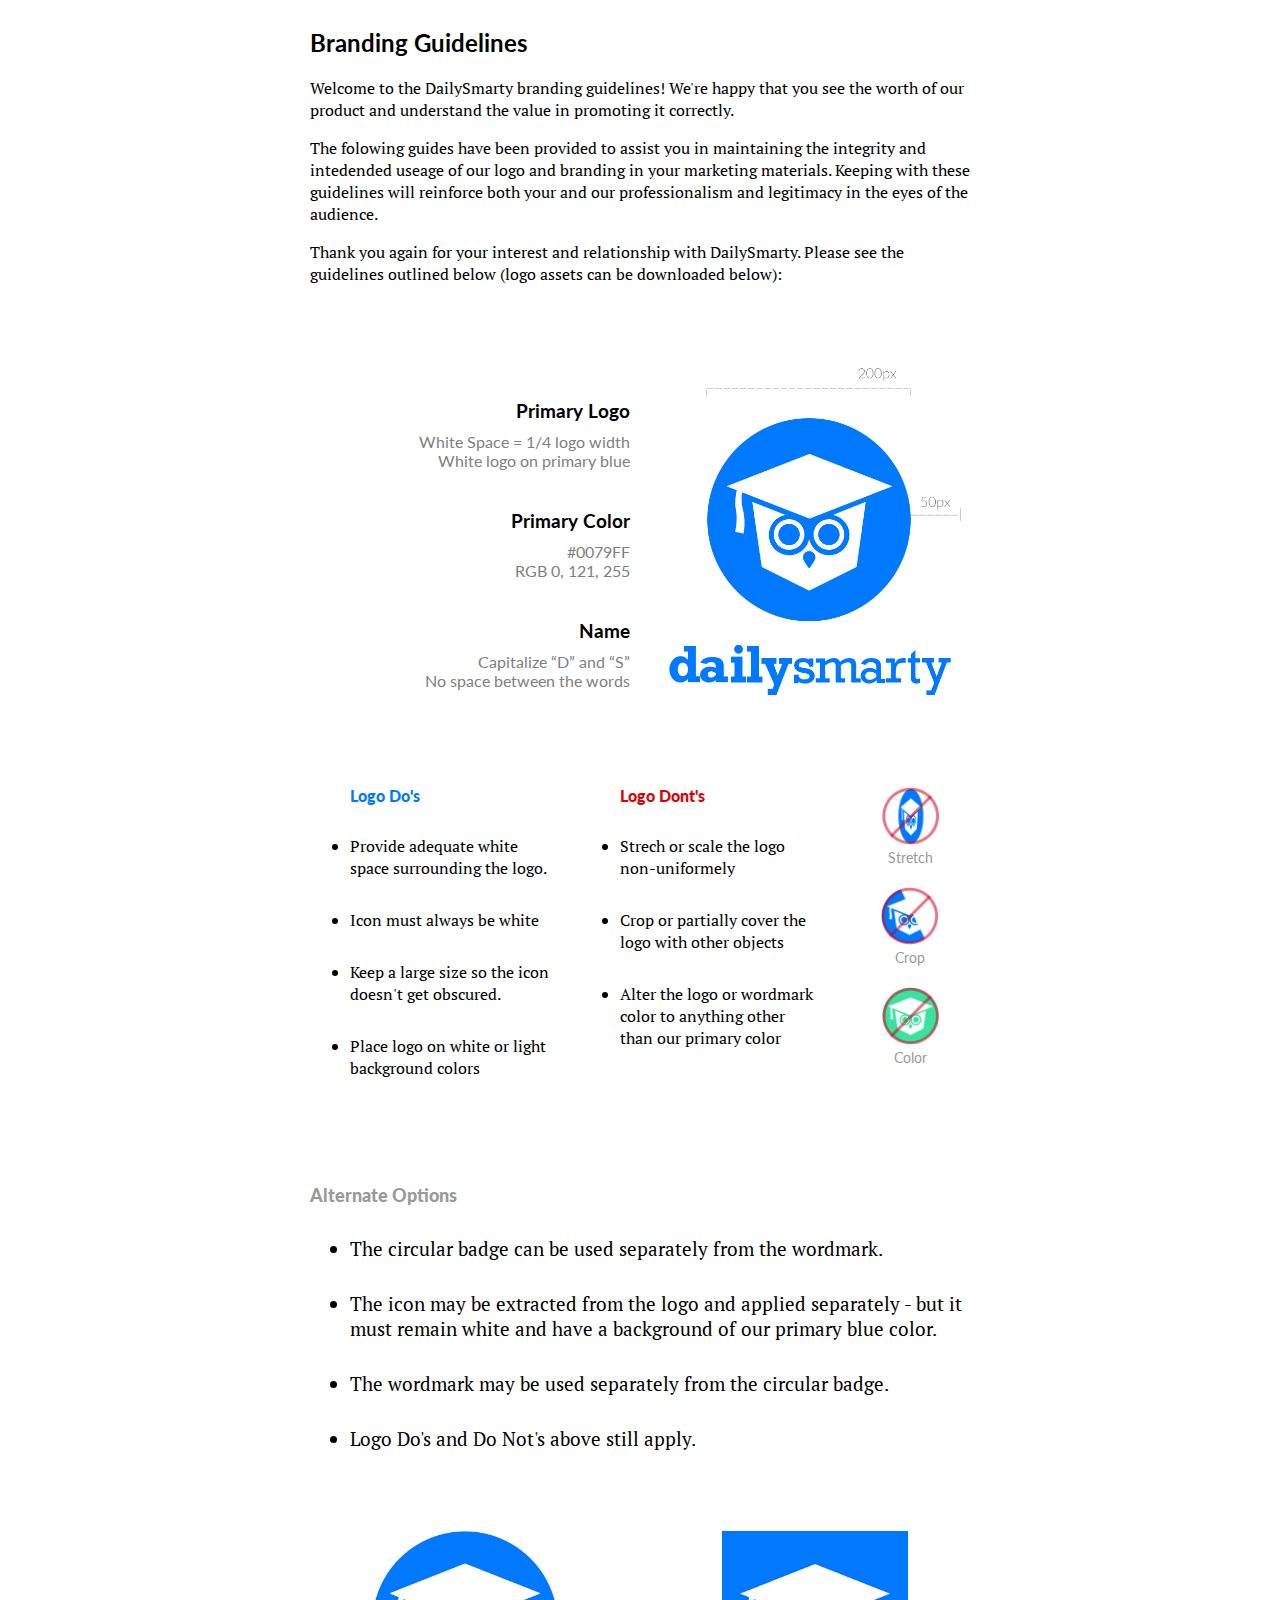
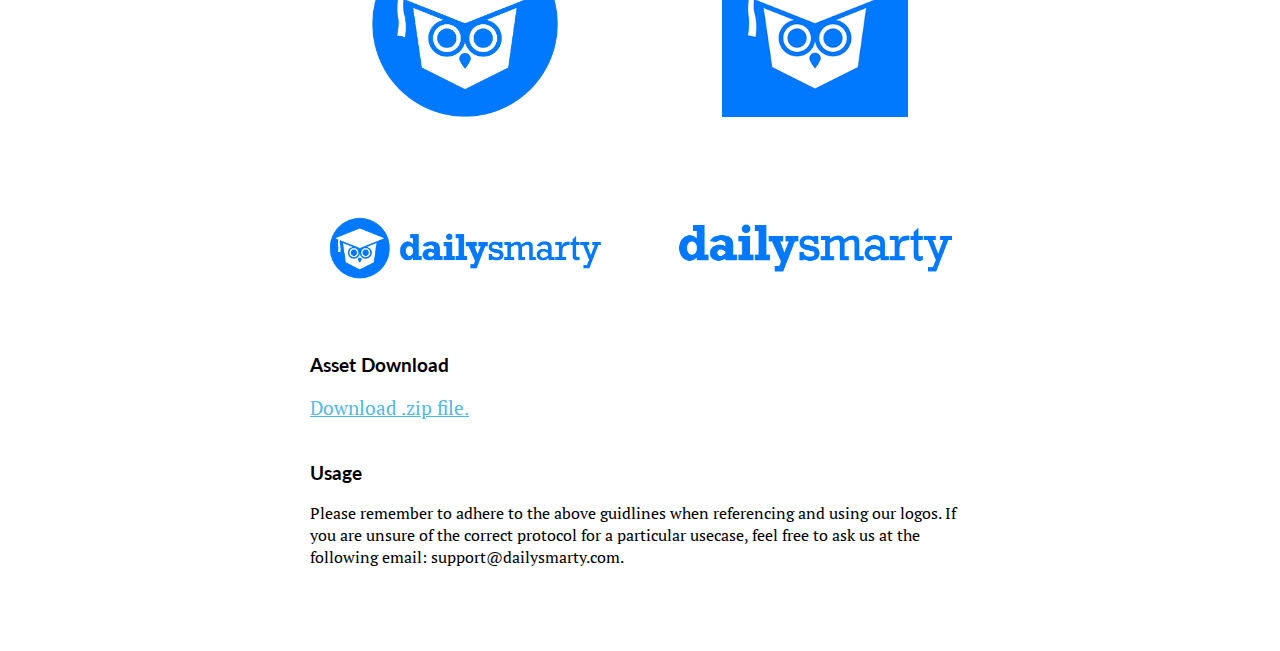
<file: Grid DailySmarty/index.html>
<!DOCTYPE html>
<html lang="en">
<head>
    <meta charset="UTF-8">
    <meta http-equiv="X-UA-Compatible" content="IE=edge">
    <meta name="viewport" content="width=device-width, initial-scale=1.0">
    <title>DailySmarty</title>
    <link rel="preconnect" href="https://fonts.googleapis.com"><link rel="preconnect" href="https://fonts.gstatic.com" crossorigin>
    <link href="https://fonts.googleapis.com/css2?family=Lato:wght@300;400;900&family=PT+Serif:wght@400;700&display=swap" rel="stylesheet">
    <link rel="stylesheet" href="style.css">
</head>
<body>
    <div class="container">
        <div class="content-wrapper">
            <h2>Branding Guidelines</h2>
            <p>Welcome to the DailySmarty branding guidelines! We're happy that you see the worth of our product and understand the value in promoting it correctly.</p>
            <p>The folowing guides have been provided to assist you in maintaining the integrity and intedended useage of our logo and branding in your marketing materials. Keeping with these guidelines will reinforce both your and our professionalism and legitimacy in the eyes of the audience.</p>
            <p>Thank you again for your interest and relationship with DailySmarty. Please see the guidelines outlined below (logo assets can be downloaded below):</p>
            
            <div class="style-details">
                <div class="style-details-text">
                    <h3>Primary Logo</h3>
                    <div>White Space = 1/4 logo width</div>
                    <div>White logo on primary blue</div>
    
                    <h3>Primary Color</h3>
                    <div>#0079FF</div>
                    <div>RGB 0, 121, 255</div>
    
                    <h3>Name</h3>
                    <div>Capitalize “D” and “S”</div>
                    <div>No space between the words</div>
                </div>
    
                <div class="style-details-logo">
                    <img src="./img/logo-with-margin.png" alt="logo-with-margin">
                </div>
            </div>

            <div class="dos-donts-wrapper">
                <div class="dos-donts-list">
                    <div class="dos-donts-heading blue-text">
                        Logo Do's
                    </div>

                    <ul>
                        <li>Provide adequate white space surrounding the logo.</li>
                        <li>Icon must always be white</li>
                        <li>Keep a large size so the icon doesn't get obscured.</li>
                        <li>Place logo on white or light background colors</li>
                    </ul>
                </div>

                <div class="dos-donts-list">
                    <div class="dos-donts-heading red-text">
                        Logo Dont's
                    </div>

                    <ul>
                        <li>Strech or scale the logo non-uniformely</li>
                        <li>Crop or partially cover the logo with other objects</li>
                        <li>Alter the logo or wordmark color to anything other than our primary color</li>
                    </ul>
                </div>

                <div class="donts-images">
                    <div class="donts-image-box">
                        <img src="./img/dont_stretch.png" alt="dont_stretch">
                        <div>Stretch</div>
                    </div>
                    <div class="donts-image-box">
                        <img src="./img/dont_crop.png" alt="dont_crop">
                        <div>Crop</div>
                    </div>
                    <div class="donts-image-box">
                        <img src="./img/dont_color.png" alt="dont_color">
                        <div>Color</div>
                    </div>
                </div>
            </div>

            <div class="alternate-options-wrapper">
                <h3>Alternate Options</h3>
                <ul>
                    <li>The circular badge can be used separately from the wordmark.</li>
                    <li>The icon may be extracted from the logo and applied separately - but it must remain white and have a background of our primary blue color.</li>
                    <li>The wordmark may be used separately from the circular badge.</li>
                    <li>Logo Do's and Do Not's above still apply.</li>
                </ul>

                <div class="alternate-options-images">
                    <img class="image-logos" src="./img/ds_circle_logo.png" alt="ds_circle_logo">
                    <img class="image-logos" src="./img/ds_square_logo.png" alt="ds_square_logo">
                    <img class="text-logos" src="./img/ds_icon_text_logo.png" alt="ds_icon_text_logo">
                    <img class="text-logos" src="./img/ds_text_logo.png" alt="ds_text_logo">
                </div>
            </div>

            <div class="additional-branding-detail">
                <h3>Asset Download</h3>
                <p>
                    <a href="#">Download .zip file.</a>
                </p>
                <h3>Usage</h3>
                <p>
                    Please remember to adhere to the above guidlines when referencing and using our logos. If you are unsure of the correct protocol for a particular usecase, feel free to ask us at the following email: support@dailysmarty.com.
                </p>
            </div>
        </div>
    </div>
</body>
</html>
</file>
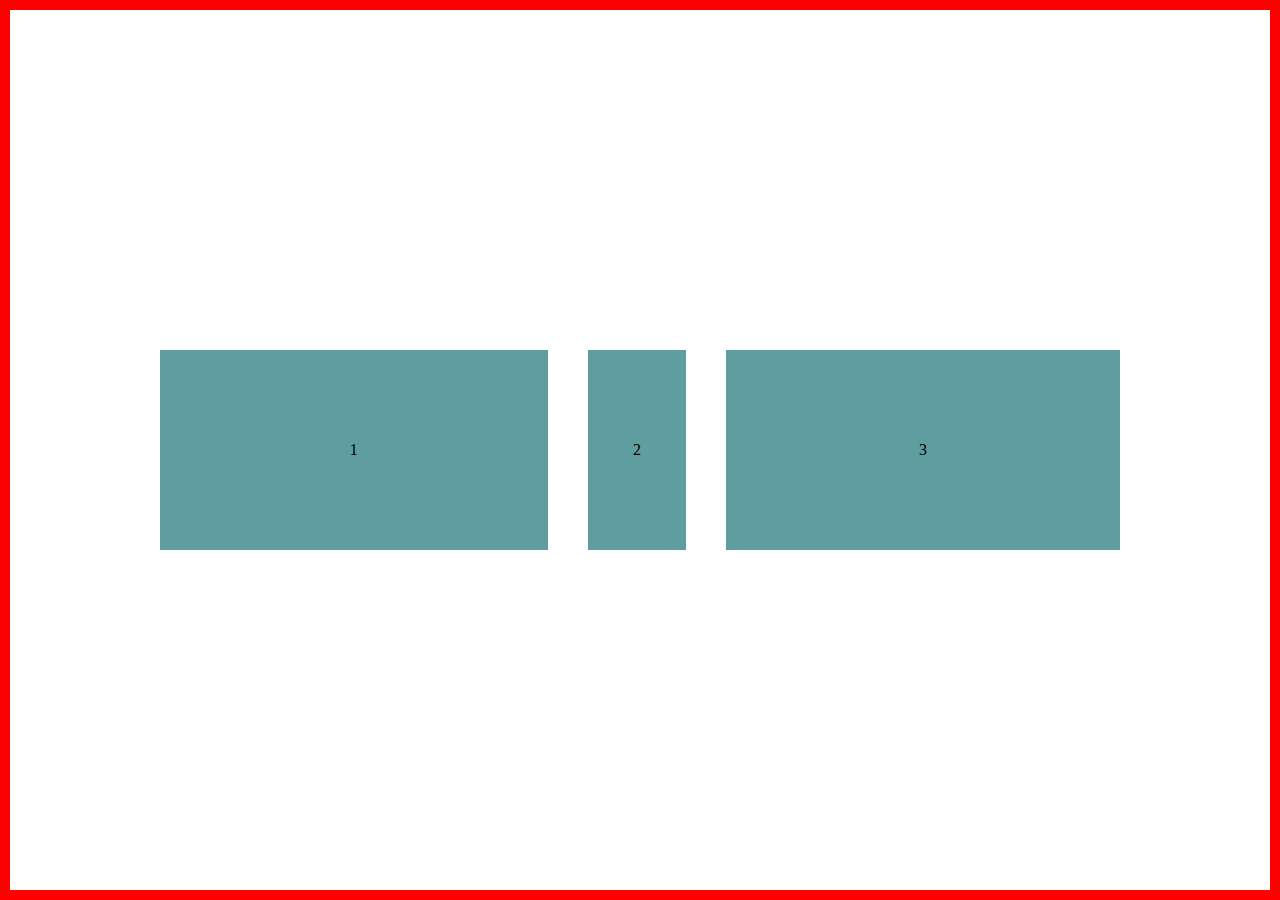
<file: Flexbox/index-basis-shrink-grow.html>
<!DOCTYPE html>
<html lang="en">
<head>
    <meta charset="UTF-8">
    <meta name="viewport" content="width=device-width, initial-scale=1.0">
    <style>
        body {
          margin: 0;
          padding: 0;
        }
        .container {
          margin: 0;
          height: calc(100vh - 20px);
          width: calc(100vw - 20px);
          border: 10px solid red;
          display: flex;
          justify-content: center;
          align-items: center;
        }
        .blocks {
          display: flex;
          justify-content: center;
          align-items: center;
          width: 1000px;
        }
        .block {
          background-color:cadetblue;
          height: 200px;
          margin: 20px;
          display: flex;
          justify-content: center;
          align-items: center;
        }
        .block1 {
          flex-basis: 400px;
          flex-shrink: 2;
        }
        .block2 {
          flex-basis: 100px;
        }
        .block3 {
          flex-basis: 400px;
        }
      </style>
    </head>
    <body>
      <div class="container">
        <div class="blocks">
          <div class="block block1">1</div>
          <div class="block block2">2</div>
          <div class="block block3">3</div>
        </div>
      </div>
    </body>
    </html>
</file>
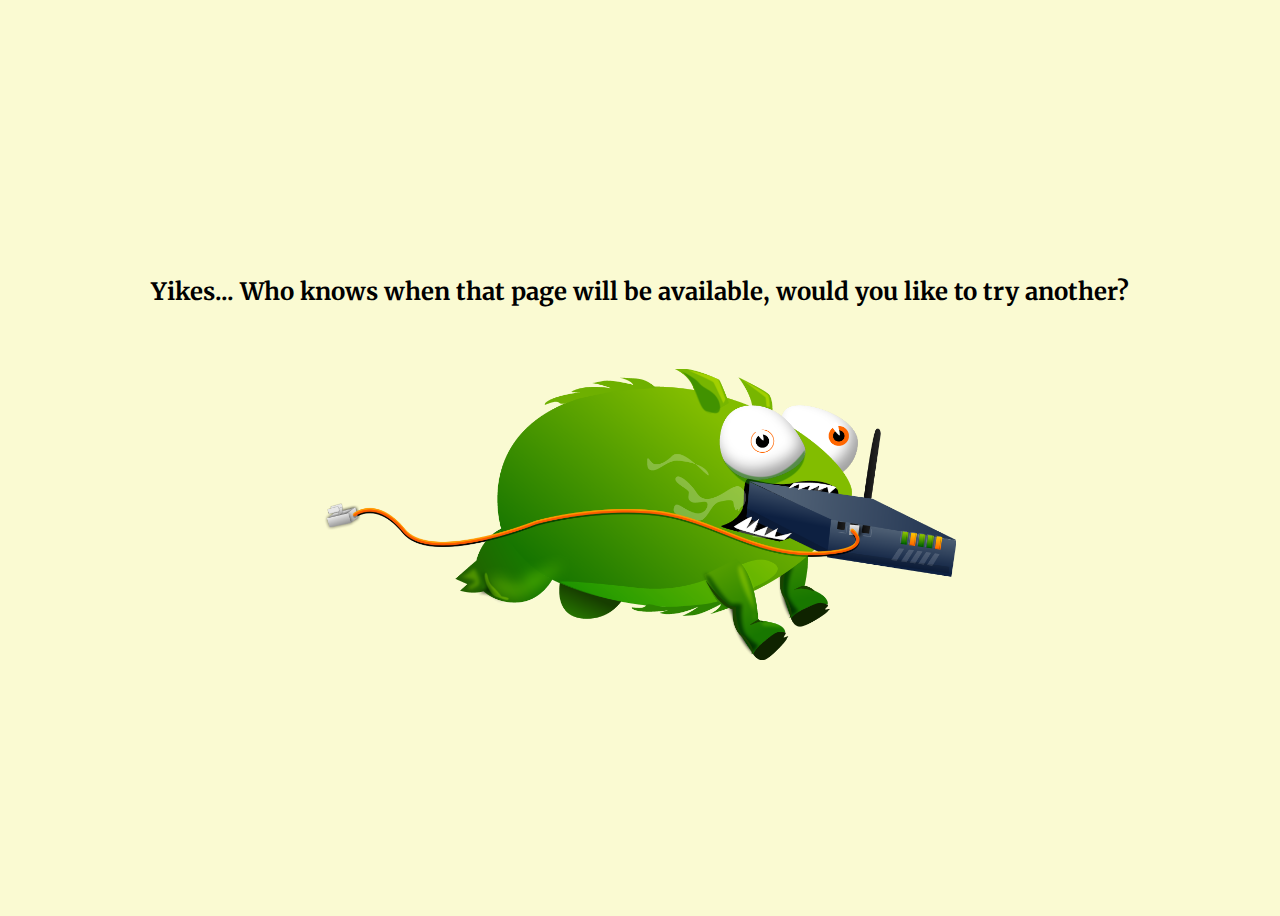
<file: Flexbox/index-error.html>
<!DOCTYPE html>
<html lang='en'>
<head>
  <meta charset='UTF-8'>
  <title>Error</title>
  <link href="https://fonts.googleapis.com/css?family=Merriweather" rel="stylesheet">

  <style>
    body {
      font-family: 'Merriweather', serif;
      background-color: lightgoldenrodyellow;
    }
    .error_wrapper {
      display: flex;
      justify-content: center;
      align-items: center;
      height: 100vh;
      flex-direction: column;
    }
    .error_wrapper > .error_heading {
      margin-bottom: 42px;
    }
    img {
      width: 50%;
    }
  </style>
</head>
<body>
  <div class="error_wrapper">
    <div class="error_heading">
      <h2>Yikes... Who knows when that page will be available, would you like to try another?</h2>
    </div>

    <img src="tbot.png" alt="">
  </div>
</body>
</html>
</file>
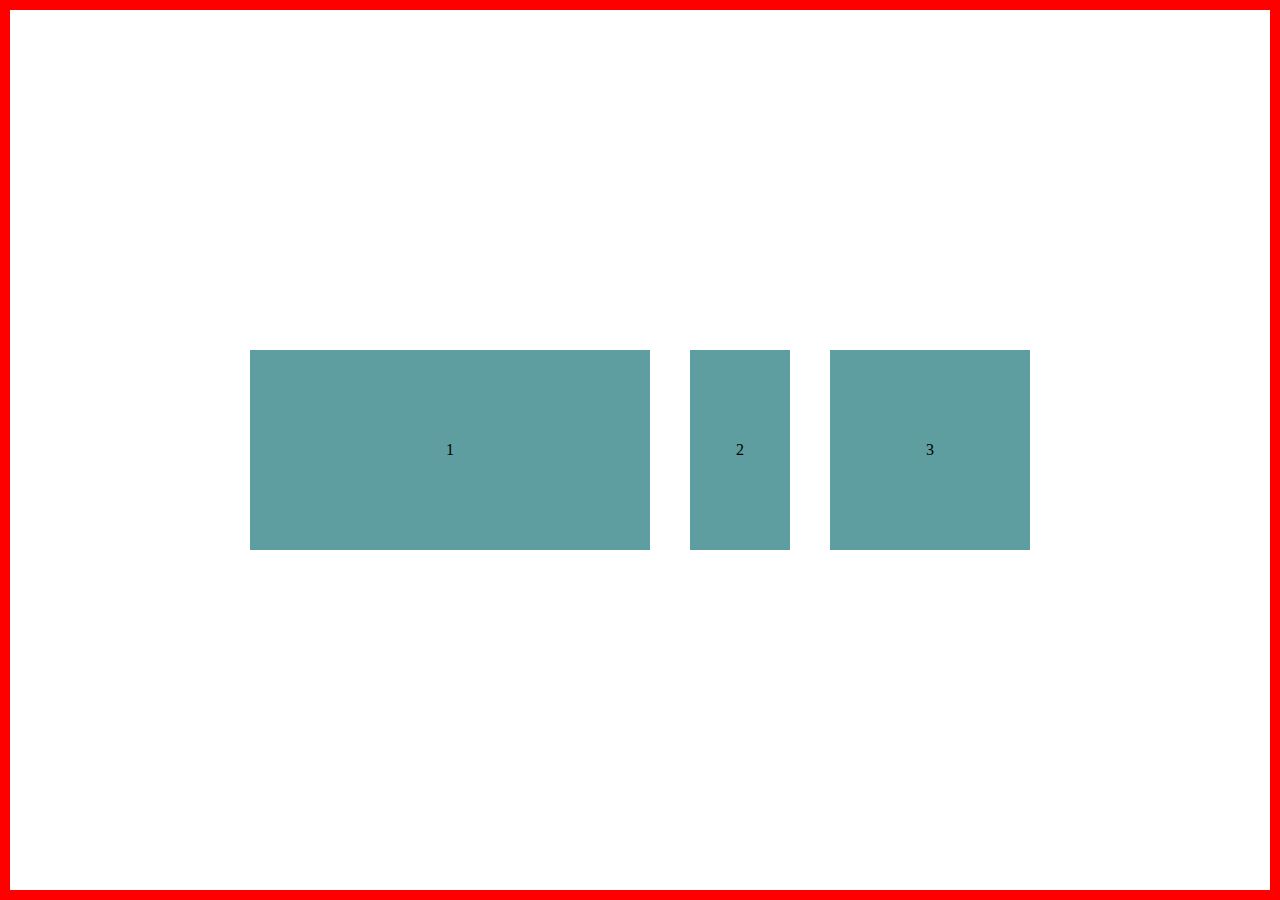
<file: Flexbox/index-flex basis.html>
<!DOCTYPE html>
<html lang="en">
<head>
    <meta charset="UTF-8">
    <meta name="viewport" content="width=device-width, initial-scale=1.0">
    <title>flex basis</title>
    <title></title>
  <style>
    body {
      margin: 0;
      padding: 0;
    }
    .container {
      margin: 0;
      height: calc(100vh - 20px);
      width: calc(100vw - 20px);
      border: 10px solid red;
      display: flex;
      justify-content: center;
      align-items: center;
    }
    .blocks {
      display: flex;
      justify-content: center;
      align-items: center;
      width: 1000px;
    }
    .block {
      background-color:cadetblue;
      height: 200px;
      margin: 20px;
      display: flex;
      justify-content: center;
      align-items: center;
    }
    .block1 {
      flex-basis: 400px;
    }
    .block2 {
      flex-basis: 100px;
    }
    .block3 {
      flex-basis: 200px;
    }
  </style>
</head>
<body>
  <div class="container">
    <div class="blocks">
      <div class="block block1">1</div>
      <div class="block block2">2</div>
      <div class="block block3">3</div>
    </div>
  </div>
</body>
</html>
</file>
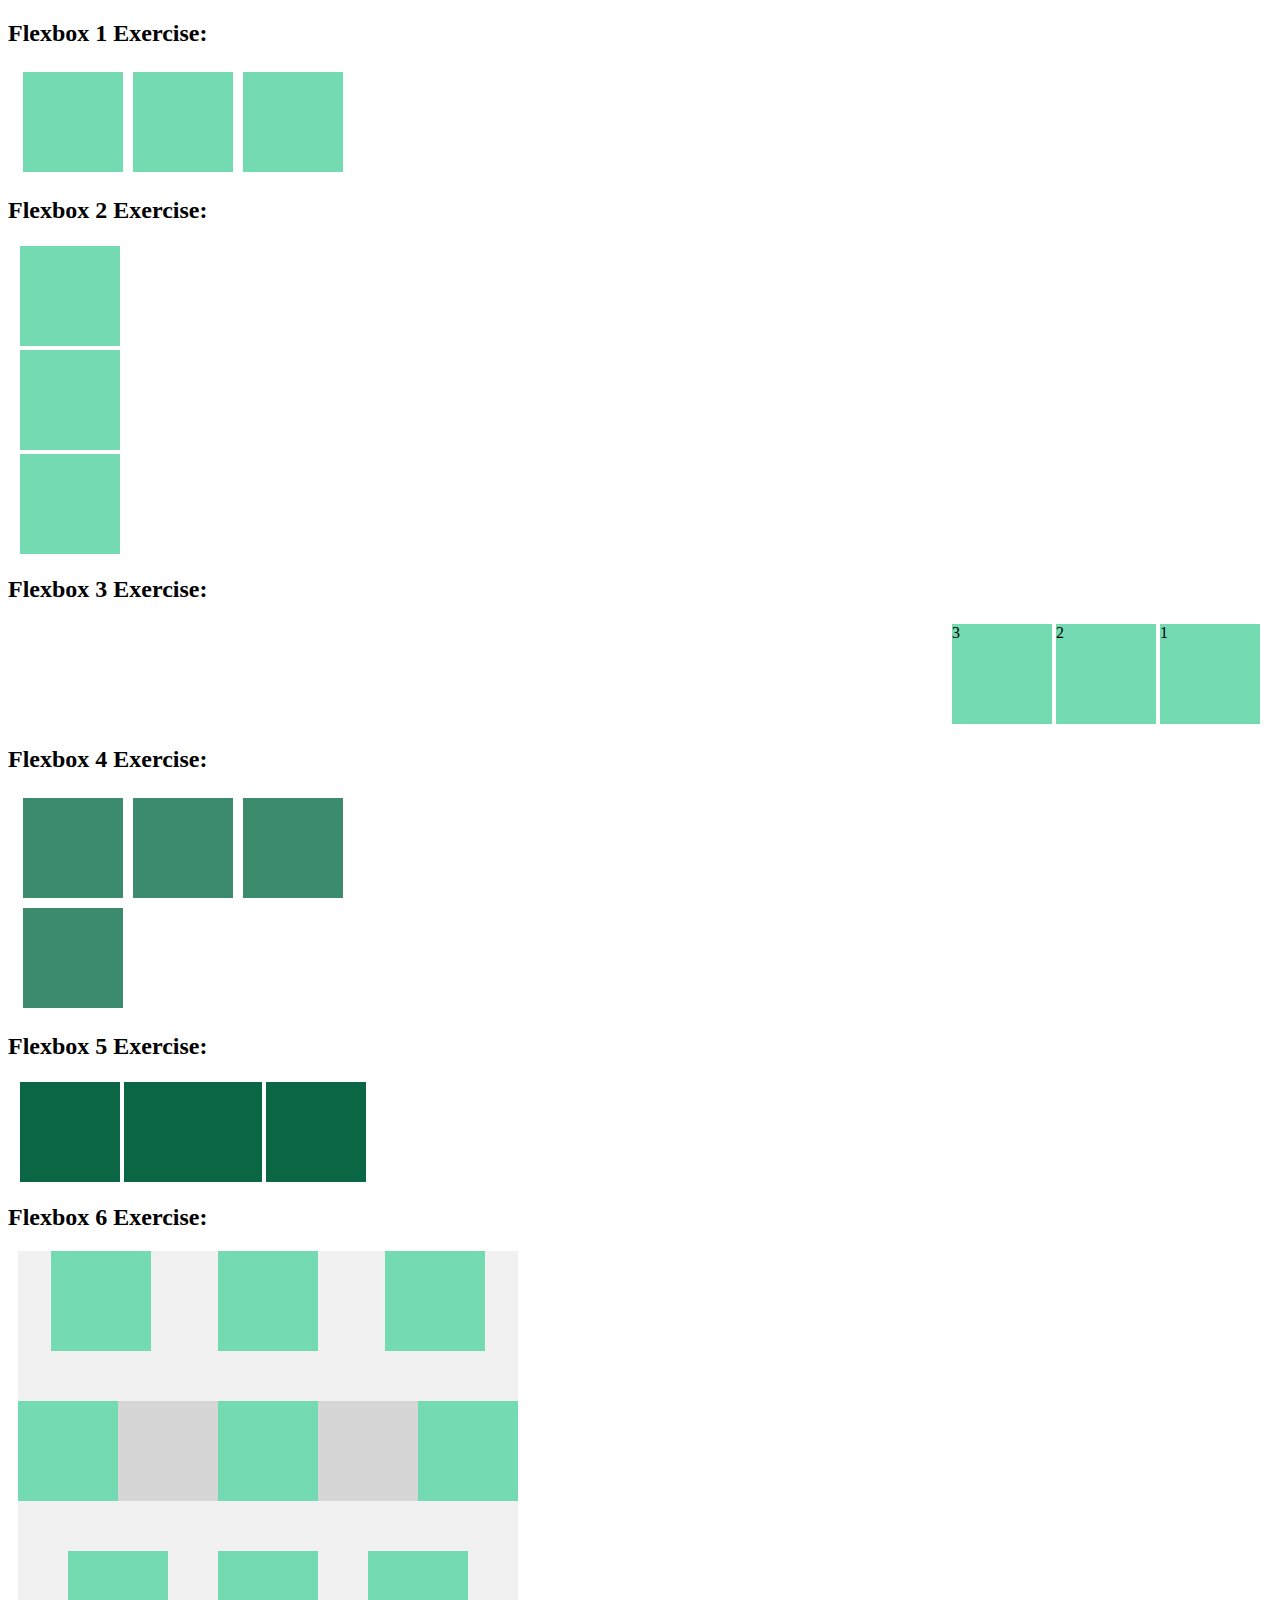
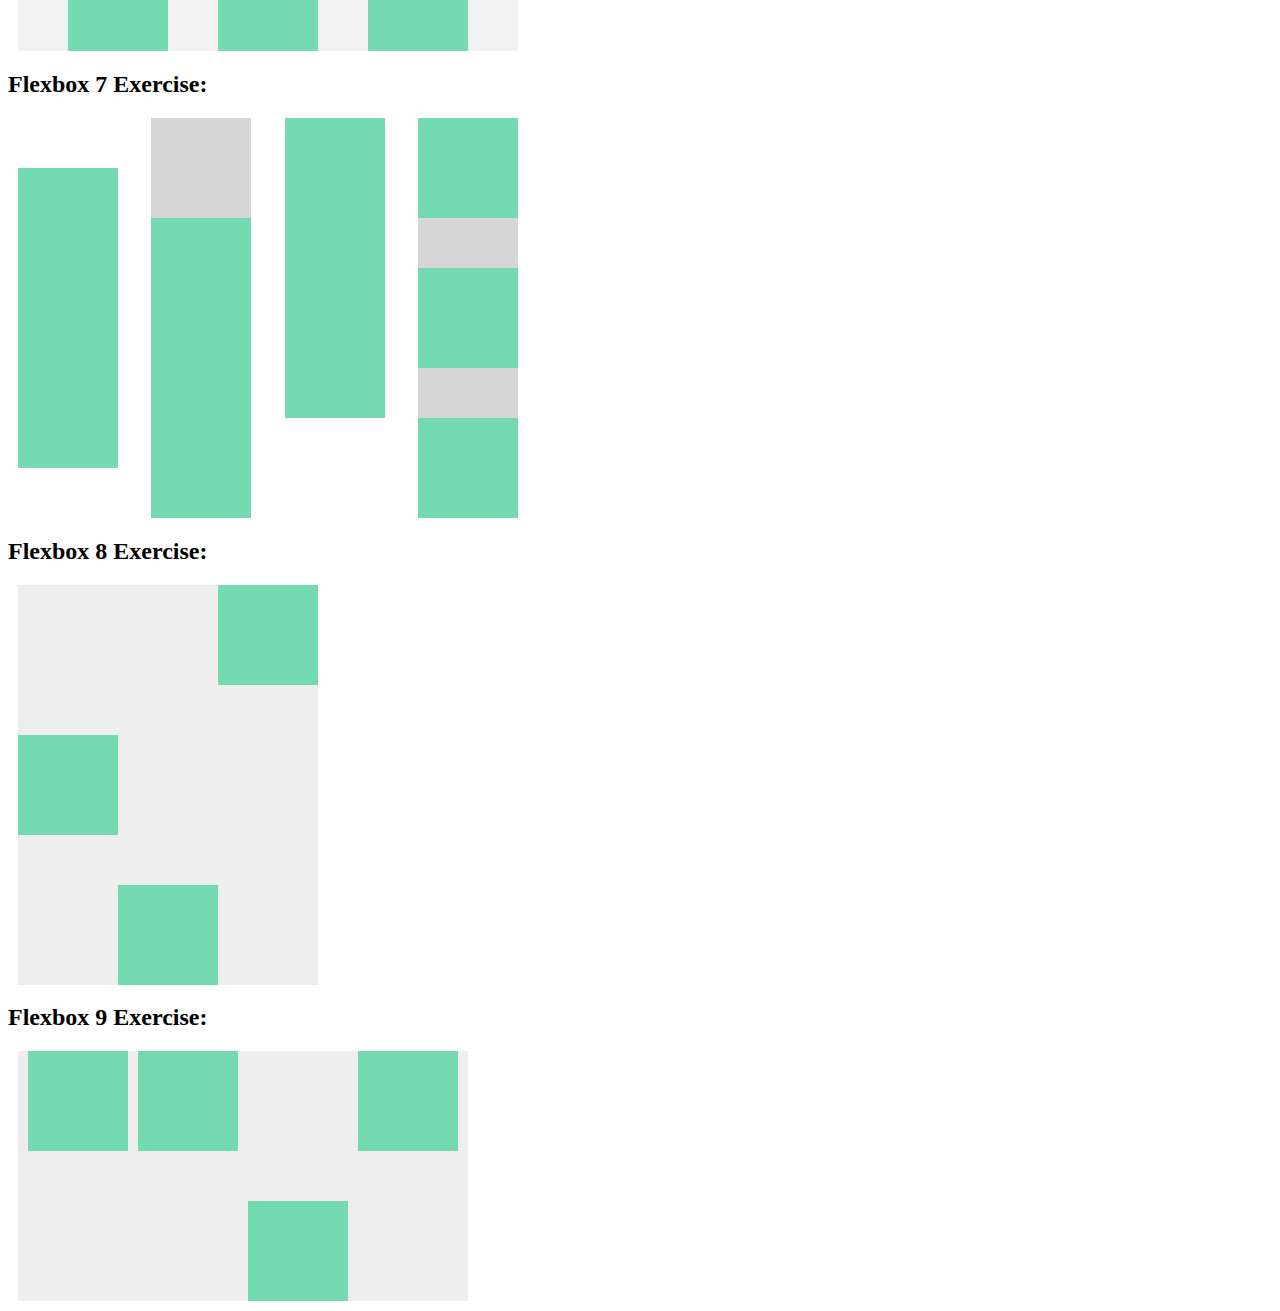
<file: Checkpoint 2/M1C2 Flexbox Assignment/flex.html>
<!DOCTYPE html>
<html lang="en">
<head>
    <meta charset="UTF-8">
    <meta name="viewport" content="width=device-width, initial-scale=1.0">
    <meta http-equiv="X-UA-Compatible" content="ie=edge">
    <title>flexbox assignment</title>
    <link rel="stylesheet" href="./flex.css" />
</head>
<body>

    <h2>Flexbox 1 Exercise: </h2>
    <div class="flex flexOne">
        <div class="square"></div>
        <div class="square"></div>
        <div class="square"></div>
    </div>

    <h2>Flexbox 2 Exercise: </h2>
    <div class="flex flexTwo">
        <div class="square"></div>
        <div class="square"></div>
        <div class="square"></div>
    </div>

    <h2>Flexbox 3 Exercise: </h2>
    <div class="flex flexThree">
        <div class="square">1</div>
        <div class="square">2</div>
        <div class="square">3</div>
    </div>

    <h2>Flexbox 4 Exercise: </h2>
    <div class="flex flexFour">
        <div class="square"></div>
        <div class="square"></div>
        <div class="square"></div>
        <div class="square"></div>
    </div>

    <h2>Flexbox 5 Exercise: </h2>
    <div class="flex flexFive">
        <div class="item"></div>
        <div class="item" id="grow"></div>
        <div class="item"></div>
    </div>

    <h2>Flexbox 6 Exercise: </h2>
    <div class="flex flexSix">
        <div class="one">
            <div class="square"></div>
            <div class="square"></div>
            <div class="square"></div>
        </div>
        <div class="two">
            <div class="square"></div>
            <div class="square"></div>
            <div class="square"></div>
        </div>
        <div class="three">
            <div class="square"></div>
            <div class="square"></div>
            <div class="square"></div>
        </div>
    </div>

    <h2>Flexbox 7 Exercise: </h2>
    <div class="flex flexSeven">
        <div class="one">
            <div class="square"></div>
            <div class="square"></div>
            <div class="square"></div>
        </div>
        <div class="two">
            <div class="square"></div>
            <div class="square"></div>
            <div class="square"></div>
        </div>
        <div class="three">
            <div class="square"></div>
            <div class="square"></div>
            <div class="square"></div>
        </div>
        <div class="four">
            <div class="square"></div>
            <div class="square"></div>
            <div class="square"></div>
        </div>
    </div>

    <h2>Flexbox 8 Exercise: </h2>
    <div class="flex flexEight">
        <div class="one">
            <div class="square"></div>
        </div>
        <div class="two">
            <div class="square"></div>
        </div>
        <div class="three">
            <div class="square"></div>
        </div>
    </div>

    <h2>Flexbox 9 Exercise: </h2>
    <div class="flex flexNine">
        <div class="square"></div>
        <div class="square"></div>
        <div class="square" id="special"></div>
        <div class="square"></div>
    </div>

</body>
</html>
</file>
<file: Grid DailySmarty/style.css>
body {
  font-family: "Lato", sans-serif;
  background-color: #ffffff;
}

p, li {
  font-family: "PT Serif", serif;
}

.container {
  display: flex;
  justify-content: center;
}

.content-wrapper {
  width: 660px;
}

.style-details {
  display: grid;
  grid-template-columns: 1fr 1fr;
  gap: 20px;
  margin-top: 75px;
  margin-bottom: 75px;
}

.style-details-text {
  text-align: right;
}
.style-details-text div {
  color: #808080;
  font-weight: normal;
}
.style-details-text h3 {
  margin-top: 40px;
  margin-bottom: 10px;
}

.style-details-logo img {
  width: 100%; /* fills the column */
}

.dos-donts-wrapper {
  margin-top: 75px;
  margin-bottom: 75px;
  display: grid;
  grid-template-columns: 2fr 2fr 1fr;
  gap: 30px;
}

.donts-image-box {
  text-align: center;
  margin-bottom: 20px;
}
.donts-image-box div {
  font-size: 14px;
  color: #999999;
}
.donts-image-box img {
  width: 50%;
}

.dos-donts-heading {
  font-weight: 900;
  margin-bottom: 20px;
  margin-left: 40px;
}

.blue-text {
  color: #0079ff;
}

.red-text {
  color: #dc0004;
}

.dos-donts-list li {
  margin-top: 30px;
  margin-bottom: 30px;
  font-size: 16px;
}

.alternate-options-wrapper {
  margin-top: 75px;
  margin-bottom: 75px;
}
.alternate-options-wrapper h3 {
  color: #999999;
  font-size: 18px;
  font-weight: 900;
}
.alternate-options-wrapper li {
  margin-top: 30px;
  margin-bottom: 30px;
  font-size: 19px;
}

.alternate-options-images {
  margin-top: 80px;
  display: grid;
  grid-template-columns: repeat(2, 1fr);
  justify-items: center;
  gap: 100px 40px; /* space-rows space-columns */
}

.image-logos {
  width: 60%;
}

.text-logos {
  width: 90%;
}

.additional-branding-detail {
  margin-top: 75px;
  margin-bottom: 75px;
}
.additional-branding-detail a {
  color: #4fb8e8;
  font-size: 19px;
}
.additional-branding-detail p {
  margin-bottom: 42px;
}

@media (max-width: 48em) {
  .style-details, .dos-donts-wrapper {
    grid-template-columns: 1fr;
    gap: 50px;
  }
  .style-details-text {
    text-align: center;
  }
}
</file>
<file: Checkpoint 2/M1C2 Flexbox Assignment/flex.css>
.square {
    width: 100px;
    height: 100px;
    background-color: #73dab2;
}

.flex {
    margin: 10px;
}


.flexOne {
    display: flex;
}

.flexOne > .square {
    margin: 5px;
}


.flexTwo {
    display: flex;
    flex-direction: column;
}

.flexTwo > .square {
    margin: 2px;
}


.flexThree {
    display: flex;
    flex-direction: row-reverse; 
}

.flexThree > .square {
    margin: 2px;
}


.flexFour {
    display: flex;
    width: 350px;
    flex-wrap: wrap;
}

.flexFour > .square {
    margin: 5px;
    background-color: #3d8b6d;

}


.flexFive {
    width: 350px;
    display: flex;
}

.flexFive > .item {
    background-color: #0b6643;
    width: 100px;
    height: 100px;
    margin: 2px;
}

#grow {
    flex-grow: 2;
}


.flexSix {
    height: 400px;
    width: 500px;
    background-color: #f1f1f1;
    display: flex;
    flex-direction: column;
    justify-content: space-between;
}

.flexSix > .one {
    display: flex;
    justify-content: space-around;
}

.flexSix > .two {
    display: flex;
    justify-content: space-between;
    background-color: #d6d6d6;
}

.flexSix > .three {
    display: flex;
    justify-content: space-evenly;
}


.flexSeven {
    height: 400px;
    width: 500px;
    display: flex;
    justify-content: space-between;
}

.flexSeven > .one {
    display: flex;
    flex-direction: column;
    justify-content: center;
}

.flexSeven > .two {
    display: flex;
    flex-direction: column;
    justify-content: flex-end;
    background-color: #d6d6d6;
}

.flexSeven > .three {
    display: flex;
    flex-direction: column;
    justify-content: flex-start;
}

.flexSeven > .four {
    display: flex;
    flex-direction: column;
    justify-content: space-between;
    background-color: #d6d6d6;
}


.flexEight {
    display: flex;
    height: 400px;
    background-color: #eeeeee;
    width: 300px;
}

.flexEight > .one {
    display: flex;
    align-items: center;
}

.flexEight > .two {
    display: flex;
    align-items: flex-end;
}

.flexEight > .three {
    display: flex;
    align-items: flex-start;
}


.flexNine {
    display: flex;
    width: 450px;
    height: 250px;
    background-color: #eeeeee;
    align-items: flex-start;
    justify-content: space-evenly;
}

#special {
    align-self: flex-end;
}
</file>
